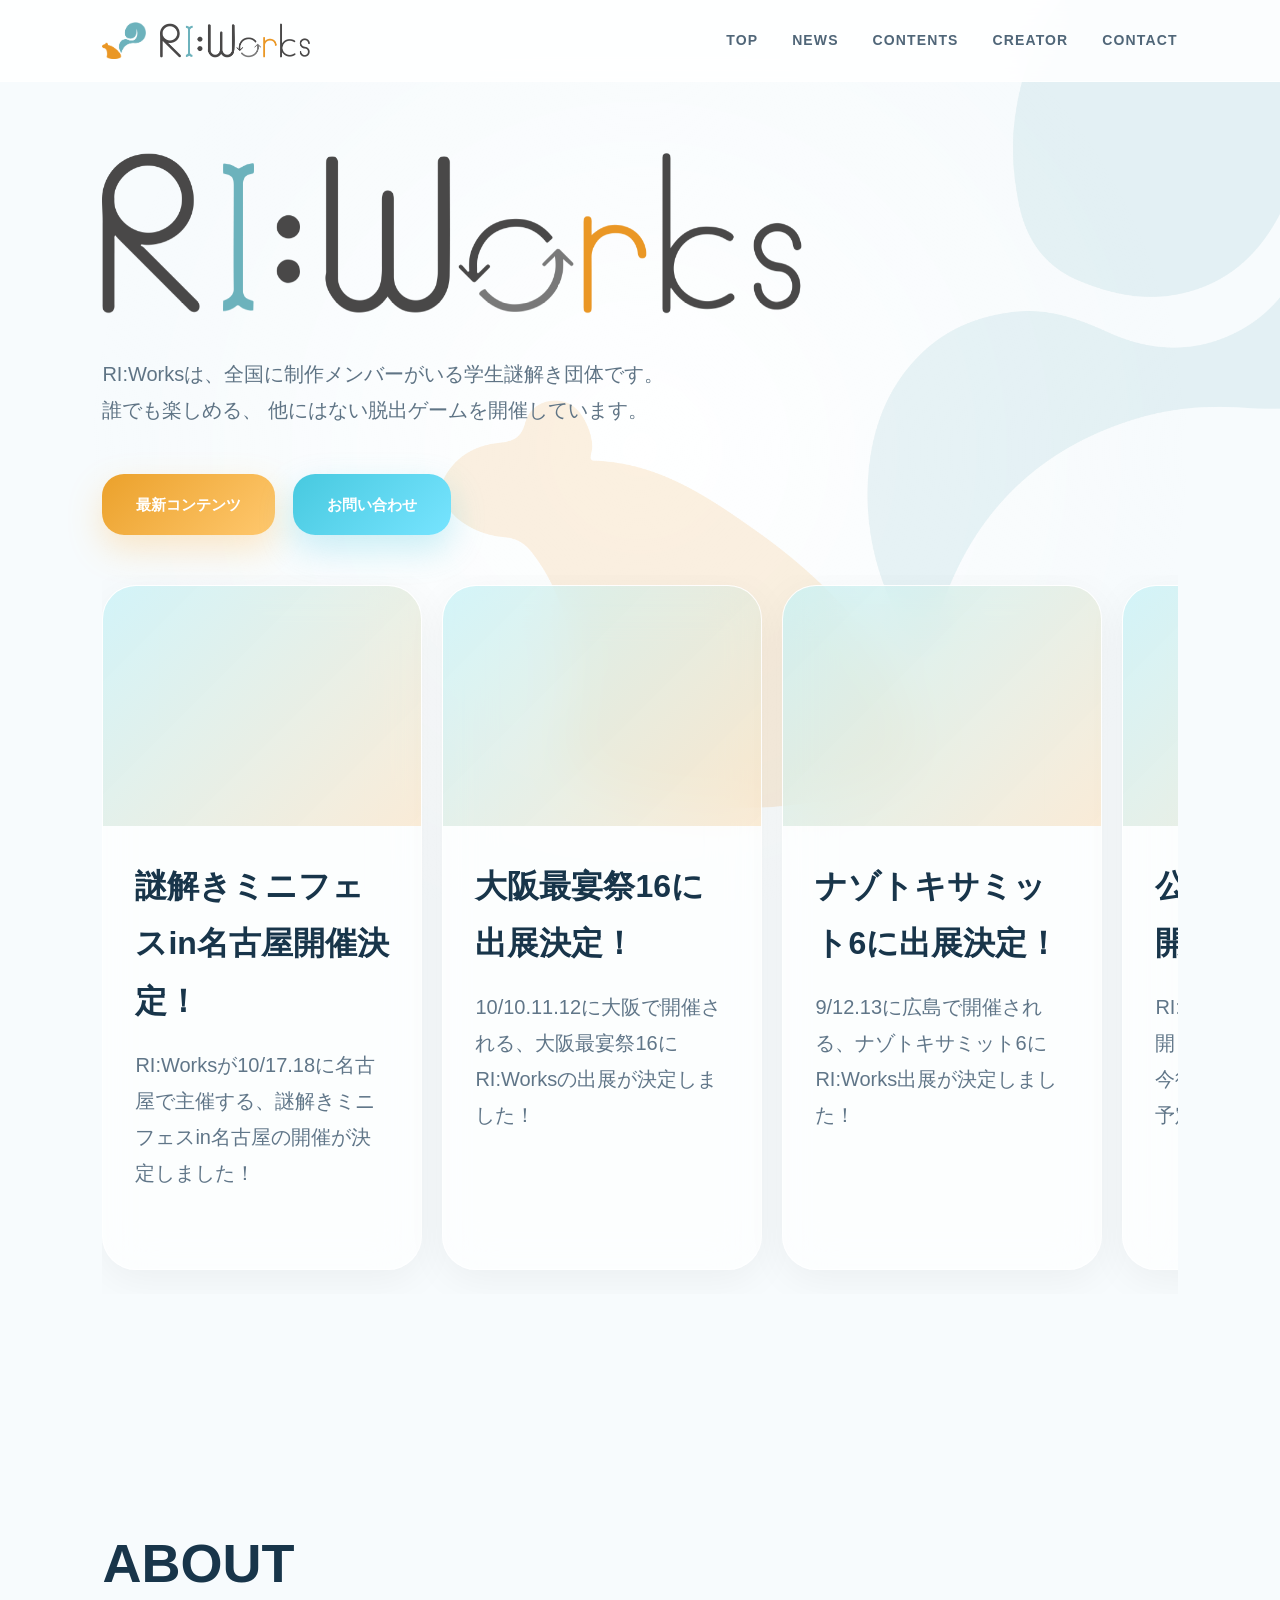
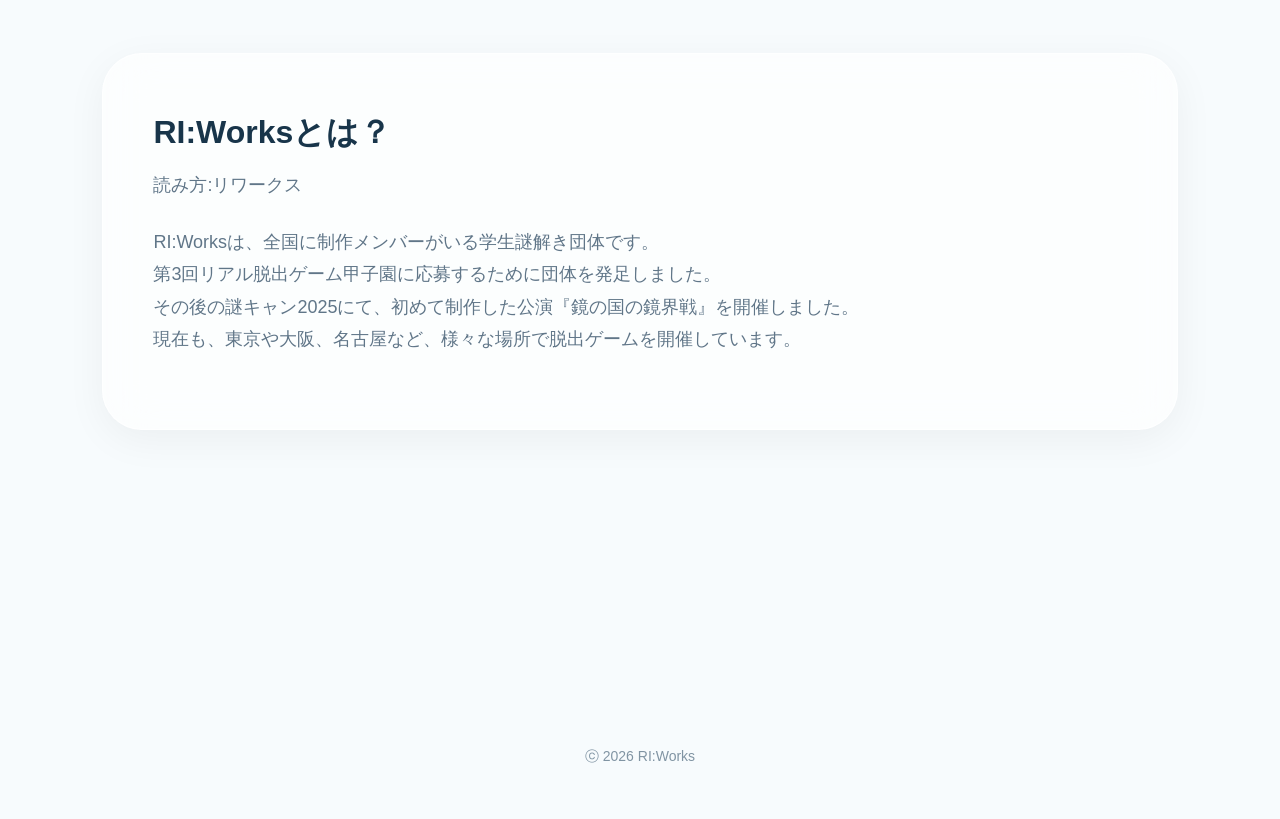
<file: index.html>
<!DOCTYPE html>
<html lang="ja">
<head>
<meta charset="UTF-8" />
<meta name="viewport" content="width=device-width, initial-scale=1.0" />

<title>RI:Works Official</title>

<link rel="icon" href="favicon.png">

<link rel="stylesheet" href="style.css">

</head>

<body>

<!-- 背景 -->

<div class="background">
  <img src="risu.png" class="bg-logo">
</div>

<!-- ナビ -->

<nav class="navbar">

  <a href="index.html" class="logo">
    <img src="risu.png" class="logo-icon">
    <img src="rogo.png" class="logo-text">
  </a>

  <!-- ハンバーガー -->
  <div class="hamburger" onclick="toggleMenu()">
    ☰
  </div>

  <div class="menu" id="menu">
    <a href="index.html">TOP</a>
    <a href="news.html">NEWS</a>
    <a href="contents.html">CONTENTS</a>
    <a href="creator.html">CREATOR</a>
    <a href="contact.html">CONTACT</a>
  </div>

</nav>

<div id="menuOverlay" onclick="toggleMenu()"></div>

<!-- TOP -->

<header id="top">

  <div class="hero">

    <img src="rogo.png" class="hero-logo fade-up delay1">

    <p class="fade-up delay2">

      RI:Worksは、全国に制作メンバーがいる学生謎解き団体です。<br>

      誰でも楽しめる、
      他にはない脱出ゲームを開催しています。

    </p>

    <div class="buttons fade-up delay3">

      <a href="contents.html#contents-bottom" class="btn btn-main">
        最新コンテンツ
      </a>
      
      <a href="contact.html" class="btn btn-sub">
        お問い合わせ
      </a>

    </div>

    
<!-- PICKUP -->

<div class="pickup-grid">

  <a href="news.html" class="pickup-card">
    <div class="pickup-image"></div>
    <div class="pickup-body">
      <h3>謎解きミニフェスin名古屋開催決定！</h3>
      <p>
        RI:Worksが10/17.18に名古屋で主催する、謎解きミニフェスin名古屋の開催が決定しました！
      </p>
    </div>
  </a>

  <a href="news.html" class="pickup-card">
    <div class="pickup-image"></div>
    <div class="pickup-body">
      <h3>大阪最宴祭16に出展決定！</h3>
      <p>
        10/10.11.12に大阪で開催される、大阪最宴祭16にRI:Worksの出展が決定しました！
      </p>
    </div>
  </a>

  <a href="news.html" class="pickup-card">
    <div class="pickup-image"></div>
    <div class="pickup-body">
      <h3>ナゾトキサミット6に出展決定！</h3>
      <p>
        9/12.13に広島で開催される、ナゾトキサミット6にRI:Works出展が決定しました！
      </p>
    </div>
  </a>

  <a href="news.html" class="pickup-card">
    <div class="pickup-image"></div>
    <div class="pickup-body">
      <h3>公式サイトを公開しました！</h3>
      <p>
        RI:Worksの公式サイトを公開しました。<br>
        今後の最新情報などを掲載予定です。
      </p>
    </div>
  </a>

</div>


</header>

<!-- ABOUT -->

<section id="about">

  <div class="section-title">
    <h2>ABOUT</h2>
  </div>

  <div class="about-box">

    <h3 class="about-heading">
      RI:Worksとは？
    </h3>
    
    <p class="about-read">
        読み方:リワークス
    </p>

    <p>
      RI:Worksは、全国に制作メンバーがいる学生謎解き団体です。<br>
      第3回リアル脱出ゲーム甲子園に応募するために団体を発足しました。<br>
      その後の謎キャン2025にて、初めて制作した公演『鏡の国の鏡界戦』を開催しました。<br>
      現在も、東京や大阪、名古屋など、様々な場所で脱出ゲームを開催しています。
    </p>

  </div>

</section>


<footer>
  ⓒ 2026 RI:Works
</footer>

<script>

function toggleMenu(){

    const menu = document.getElementById("menu");
    const button = document.querySelector(".hamburger");
    const overlay = document.getElementById("menuOverlay");

    menu.classList.toggle("show");
    button.classList.toggle("open");

    if(menu.classList.contains("show")){
        button.innerHTML = "✕";
        document.body.classList.add("menu-open");
        overlay.style.display = "block";
    }else{
        button.innerHTML = "☰";
        document.body.classList.remove("menu-open");
        overlay.style.display = "none";
    }

}

</script>

</body>
</html>
</file>
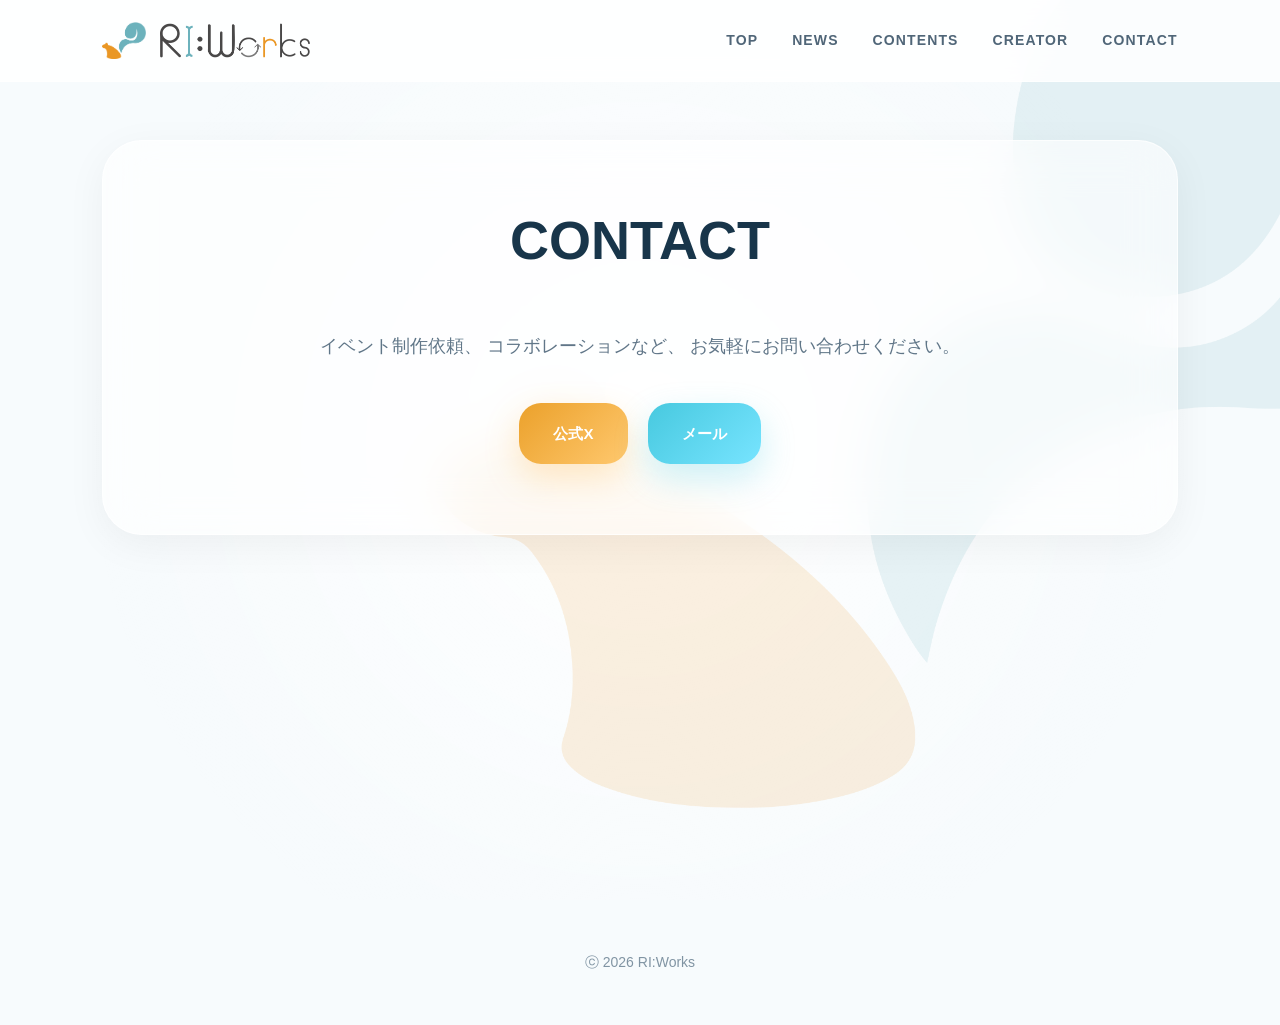
<file: contact.html>
<!DOCTYPE html>
<html lang="ja">
<head>
<meta charset="UTF-8" />
<meta name="viewport" content="width=device-width, initial-scale=1.0" />

<title>RI:Works Official</title>

<link rel="icon" href="favicon.png">

<link rel="stylesheet" href="style.css">

</head>

<body>

<!-- 背景 -->

<div class="background">
  <img src="risu.png" class="bg-logo">
</div>

<!-- ナビ -->

<nav class="navbar">

  <a href="index.html" class="logo">
    <img src="risu.png" class="logo-icon">
    <img src="rogo.png" class="logo-text">
  </a>

  <!-- ハンバーガー -->
  <div class="hamburger" onclick="toggleMenu()">
    ☰
  </div>

  <div class="menu" id="menu">
    <a href="index.html">TOP</a>
    <a href="news.html">NEWS</a>
    <a href="contents.html">CONTENTS</a>
    <a href="creator.html">CREATOR</a>
    <a href="contact.html">CONTACT</a>
  </div>

</nav>

<div id="menuOverlay" onclick="toggleMenu()"></div>

<!-- CONTACT -->

<section id="contact">

  <div class="contact-box">

    <div class="section-title">

      <h2>
        CONTACT
      </h2>

    </div>

    <p>
      イベント制作依頼、
      コラボレーションなど、
      お気軽にお問い合わせください。
    </p>

    <div class="contact-buttons">

      <a href="https://x.com/RI_Works_nazo" target="_blank" class="btn btn-main">
        公式X
      </a>

      <a href="mailto:riworksnazo@gmail.com" class="btn btn-sub">
        メール
      </a>

    </div>

  </div>

</section>

<footer>
  ⓒ 2026 RI:Works
</footer>

<script>

function toggleMenu(){

    const menu = document.getElementById("menu");
    const button = document.querySelector(".hamburger");
    const overlay = document.getElementById("menuOverlay");

    menu.classList.toggle("show");
    button.classList.toggle("open");

    if(menu.classList.contains("show")){
        button.innerHTML = "✕";
        document.body.classList.add("menu-open");
        overlay.style.display = "block";
    }else{
        button.innerHTML = "☰";
        document.body.classList.remove("menu-open");
        overlay.style.display = "none";
    }

}

</script>

</body>
</html>
</file>
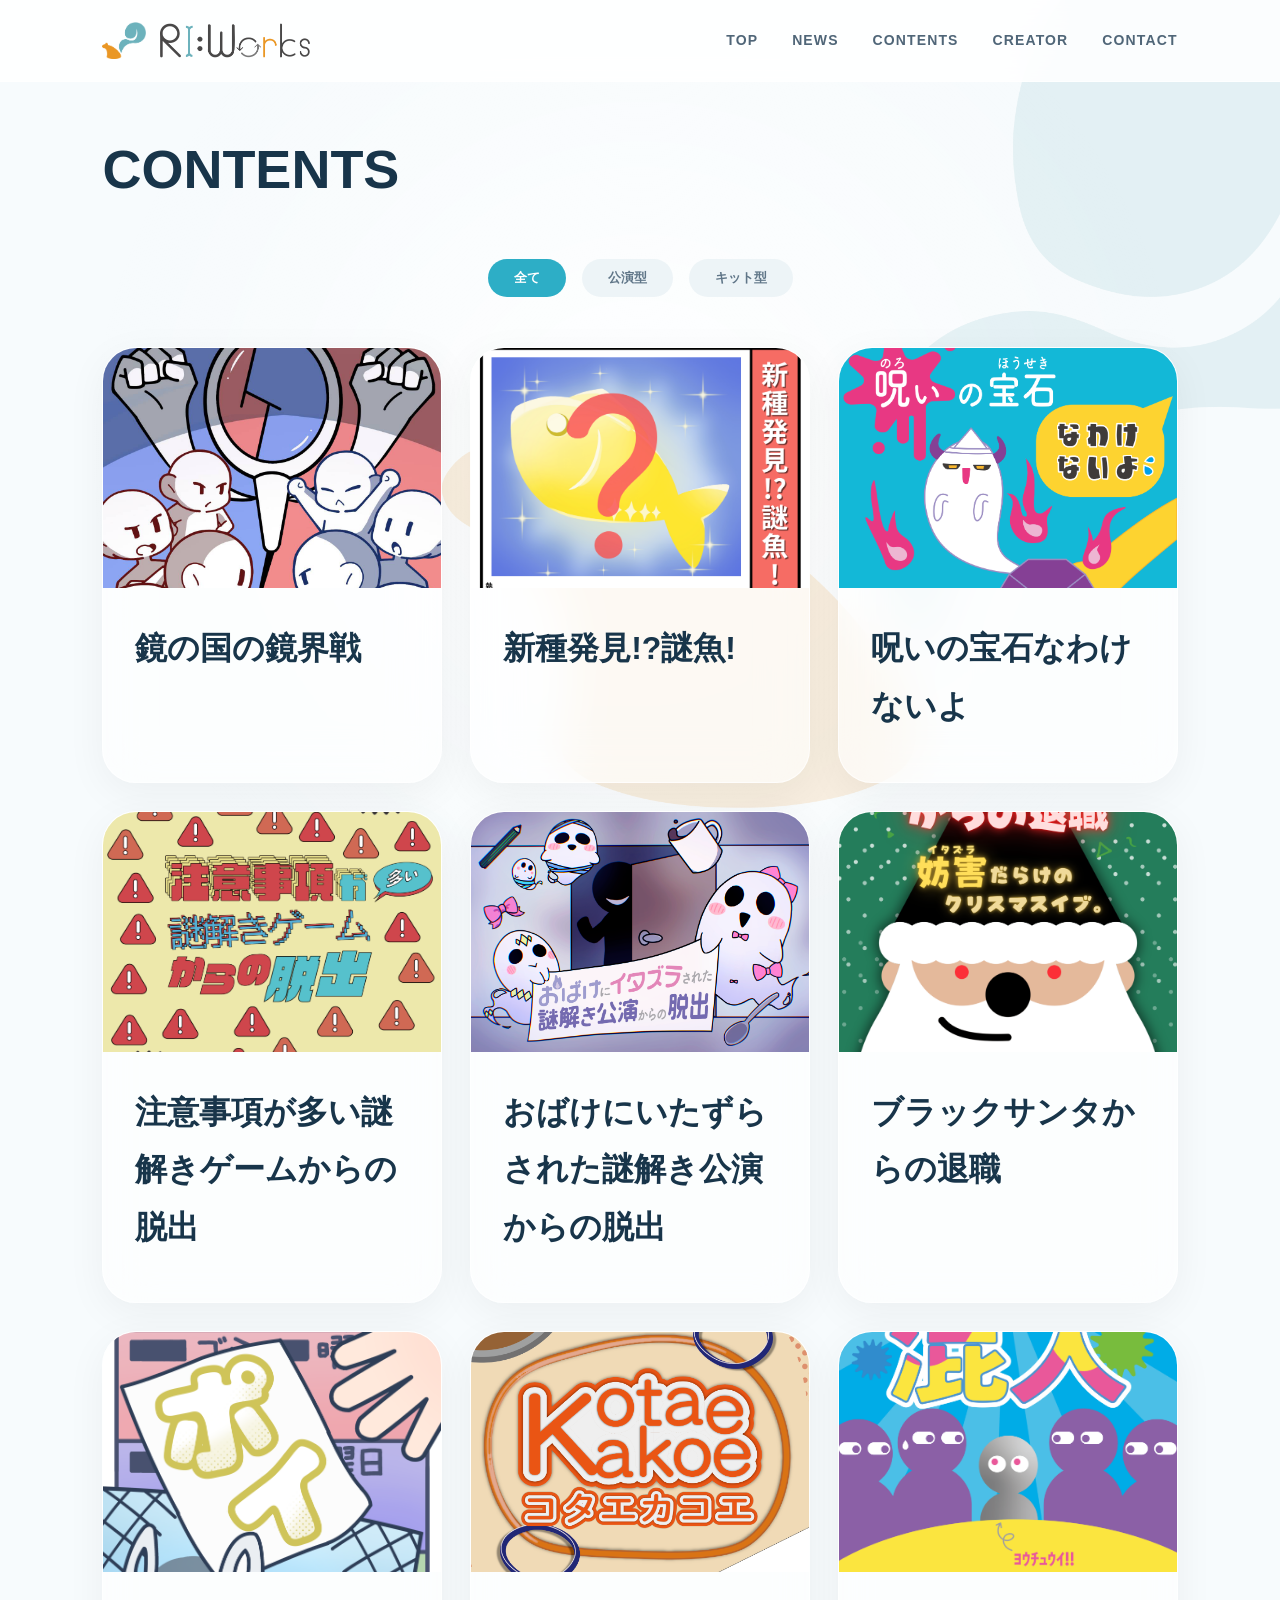
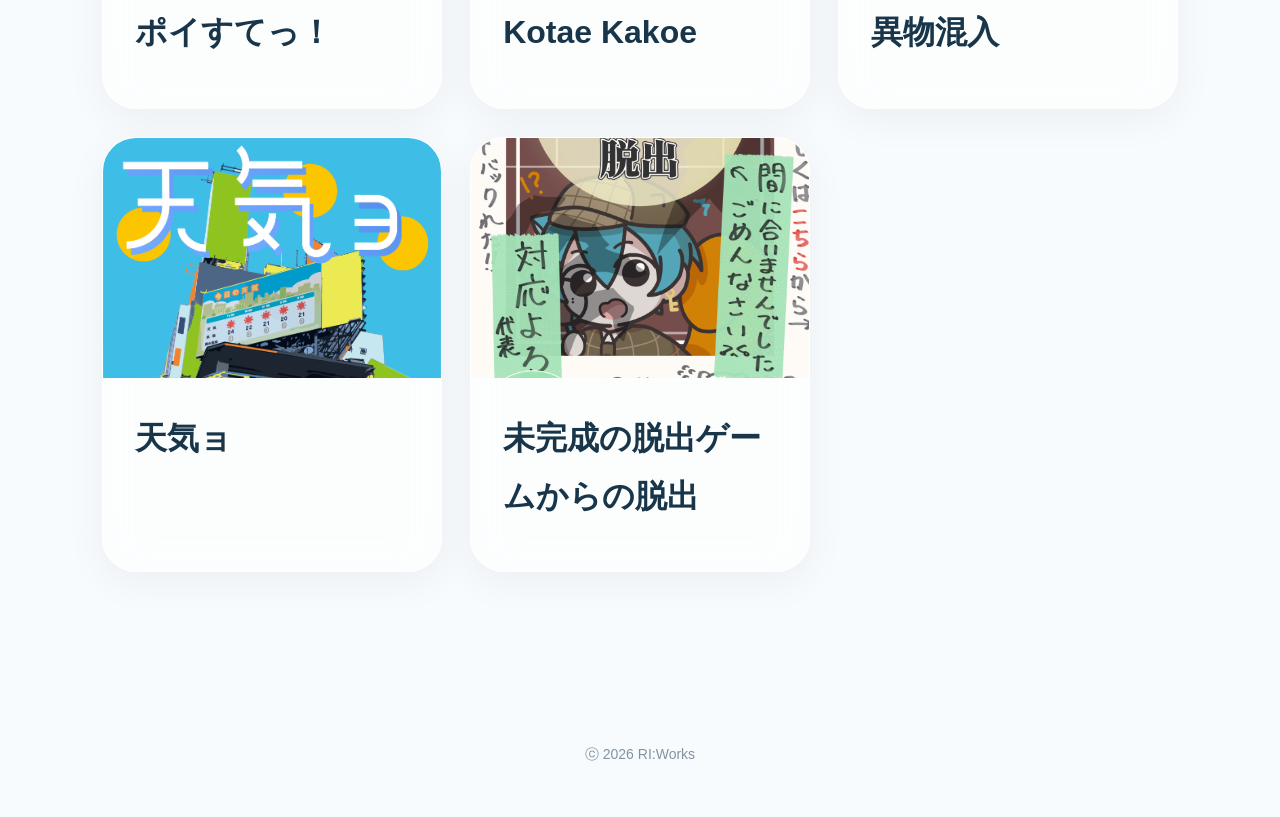
<file: contents.html>
<!DOCTYPE html>
<html lang="ja">
<head>
<meta charset="UTF-8" />
<meta name="viewport" content="width=device-width, initial-scale=1.0" />

<title>RI:Works Official</title>

<link rel="icon" href="favicon.png">

<link rel="stylesheet" href="style.css">

</head>

<body>

<!-- 背景 -->

<div class="background">
  <img src="risu.png" class="bg-logo">
</div>

<!-- ナビ -->

<nav class="navbar">

  <a href="index.html" class="logo">
    <img src="risu.png" class="logo-icon">
    <img src="rogo.png" class="logo-text">
  </a>

  <!-- ハンバーガー -->
  <div class="hamburger" onclick="toggleMenu()">
    ☰
  </div>

  <div class="menu" id="menu">
    <a href="index.html">TOP</a>
    <a href="news.html">NEWS</a>
    <a href="contents.html">CONTENTS</a>
    <a href="creator.html">CREATOR</a>
    <a href="contact.html">CONTACT</a>
  </div>

</nav>

<div id="menuOverlay" onclick="toggleMenu()"></div>

<!-- CONTENTS -->

<div id="modal" class="modal">

  <div class="modal-box">

    <span class="close" onclick="closeModal()">×</span>

    <img id="modalImage" class="modal-image">

    <h2 id="modalTitle"></h2>

    <p id="modalCatch"></p>

    <a id="modalHashtag"
       target="_blank"
       class="modal-hashtag">
    </a>

    <table class="modal-table">

      <tr>
        <th>所要時間</th>
        <td id="modalTime"></td>
      </tr>

      <tr>
        <th>料金</th>
        <td id="modalPrice"></td>
      </tr>

      <tr id="TypeRow">
        <th>形式</th>
        <td id="modalType"></td>
      </tr>

      <tr id="TypeLabelRow">
        <th>公演形式</th>
        <td id="modalTypeLabel"></td>
      </tr>

      <tr id="peopleRow">
        <th>参加人数</th>
        <td id="modalPeople"></td>
      </tr>

    </table>

    <h3 id="historyTitle">過去公演</h3>

    <div id="modalHistory"></div>

  </div>

</div>

<section id="contents">

  <div class="section-title">
    <h2>CONTENTS</h2>
  </div>

  <div class="filter-buttons">

    <button class="active" onclick="filterContents('all')">
        全て
    </button>

    <button onclick="filterContents('event')">
        公演型
    </button>

    <button onclick="filterContents('kit')">
        キット型
    </button>
  </div>

  <div class="content-grid">

    <!-- コンテンツ -->

    <div class="content-card event"
    onclick="openModal(event,
      'kyoukaisen.png',
      '鏡の国の鏡界戦',
      '鏡界戦脱出',
      '鏡裏の住人と協力して、気まぐれテカ神からの試練を突破せよ！',
      '50分',
      '2000円',
      '',
      'ルーム型',
      '4人',
      '2025 3/15,16 謎キャン2025 \n 2026 3/7 九州学生謎解きフェス \n 2026 5/30 合同再演会(大阪)')">
            
      <img src="kyoukaisen.png" class="content-image image-kyoukaisen">

      <div class="content-body">
        <h3>鏡の国の鏡界戦</h3>
      </div>

    </div>

    <div class="content-card kit"
    onclick="openModal(event,
      'nazouo.png',
      '新種発見!?謎魚!',
      'ナゾウオ発見',
      '最近、うおったーで話題となっている、通称「謎魚」。その名の通り、謎に包まれている新種の魚だ。今日はそれの調査に来ていたのだが...?',
      '30分〜1時間',
      '1000円',
      'カフェ型',
      '',
      '1〜2人',
      '2025 3/15,16 謎キャン2025 \n 2026 3/14,15 謎キャン2026'
      )">
            
      <img src="nazouo.png" class="content-image image-nazouo">

      <div class="content-body">
        <h3>新種発見!?謎魚!</h3>
      </div>

    </div>

    <div class="content-card kit"
    onclick="openModal(event,
      'noroi.png',
      '呪いの宝石なわけないよ',
      'ノロワレテナイヨ',
      '謎解き運が上がる宝石売ってます〜、え？怪しい？そんなそんな！この宝石が、悪霊が取り憑いてる呪いの宝石なわけないじゃないですか〜！',
      '〜30分',
      '600円/人',
      'カフェ型',
      '',
      '1〜4人',
      '2025 3/15,16 謎キャン2025 \n 2026 3/14,15 謎キャン2026'
      )">
            
      <img src="noroi.png" class="content-image image-noroi">

      <div class="content-body">
        <h3>呪いの宝石なわけないよ</h3>
      </div>

    </div>

    <div class="content-card kit"
    onclick="openModal(event,
      'tyuuijikou.png',
      '注意事項が多い謎解きゲームからの脱出',
      '注意事項謎',
      'とある謎解き公演に参加することになったあなた。そこで見たものは、これでもかと設定された注意事項！摩訶不思議な注意事項を掻い潜り、脱出成功を目指せ！',
      '30分〜',
      '700円',
      '持ち帰り型',
      '',
      '',
      ''
      )">
            
      <img src="tyuuijikou.png" class="content-image">

      <div class="content-body">
        <h3>注意事項が多い謎解きゲームからの脱出</h3>
      </div>

    </div>

    <div class="content-card event"
    onclick="openModal(event,
      'itazuraobake.png',
      'おばけにいたずらされた謎解き公演からの脱出',
      'イタズラおばけ脱出',
      'ひょんなことからおばけたちが大脱走！？イタズラを仕掛けたり、部屋のあちこちに隠れたりと大はしゃぎ！あなたのひらめきで、このドタバタ公演を無事に乗り越えろ！',
      '70分',
      '2500円',
      '',
      'ルーム型',
      '4人',
      '2025 7/20,21 大阪最宴祭12')">
            
      <img src="itazuraobake.png" class="content-image">

      <div class="content-body">
        <h3>おばけにいたずらされた謎解き公演からの脱出</h3>
      </div>

    </div>

    <div class="content-card event"
    onclick="openModal(event,
      'burakkusanta.png',
      'ブラックサンタからの退職',
      '黒サンタ退職',
      '襲いかかる妨害を乗り越え、すべての子どもにプレゼントを届けろ！',
      '80分',
      '2500円',
      '',
      'ルーム型',
      '4人',
      '2025 12/20,21 東京最宴祭2 \n 2025 12/28 浪速区民センター(大阪)\n 2026 1/31,2/01 なぞねこ(名古屋)'
      )">
            
      <img src="burakkusanta.png" class="content-image image-burakkusanta">

      <div class="content-body">
        <h3>ブラックサンタからの退職</h3>
      </div>

    </div>

    <div class="content-card event"
    onclick="openModal(event,
      'poisute.png',
      'ポイすてっ！',
      'ポイすて謎',
      '解いて！ 分別！ ポイっと捨てろ！',
      '25分',
      '1500円',
      '',
      'ブース型',
      '1~2人',
      '2025 12/21 東京最宴祭2 \n 2026 1/31,2/01 なぞねこ(名古屋) \n 2026 3/14,15 謎キャン2026 '
      )">
            
      <img src="poisute.png" class="content-image image-poisute">

      <div class="content-body">
        <h3>ポイすてっ！</h3>
      </div>

    </div>

    <div class="content-card event"
    onclick="openModal(event,
      'kotaekakoe.png',
      'Kotae Kakoe',
      'コタエカコエ',
      '謎の答えを「囲って」答えるタイムアタックです！',
      '20分',
      '1000円',
      '',
      'ブース型',
      '1~2人',
      '2026 3/7 九州学生謎解きフェス'
      )">
            
      <img src="kotaekakoe.png" class="content-image image-kotaekakoe">

      <div class="content-body">
        <h3>Kotae Kakoe</h3>
      </div>

    </div>

    <div class="content-card event"
    onclick="openModal(event,
      'ibutu.png',
      '異物混入',
      '異物混入謎',
      '【異物混入】いぶつ-こんにゅう 食品や製品に本来含まれるべきではないものが混ざってしまうこと。この公演においては招かれざる客のことを指す。',
      '45分',
      '2000円',
      '',
      'ルーム型',
      '4人',
      '2026 3/14,15 謎キャン2026 \n 2026 6/21 大阪最宴祭15'
      )">
            
      <img src="ibutu.png" class="content-image image-ibutu">

      <div class="content-body">
        <h3>異物混入</h3>
      </div>

    </div>

    <div class="content-card kit"
    onclick="openModal(event,
      'tenkyo.png',
      '天気ョ',
      '天気ョ',
      'ある朝、家のポストに届いていたのは、天気の調査のお願い…？あなたは、興味本位で協力してみることにした。',
      '40分〜',
      '600円',
      '持ち帰り型',
      '',
      '',
      ''
      )">
            
      <img src="tenkyo.png" class="content-image image-tenkyo">

      <div class="content-body">
        <h3>天気ョ</h3>
      </div>

    </div>

    <div class="content-card event"
    onclick="openModal(event,
      'mikansei.webp',
      '未完成の脱出ゲームからの脱出',
      '未完成脱出',
      '来週末に公演を控えた、制作団体『リスクワークス』 なのに肝心の中身はほとんど空っぽ！？なんとか公演を完成させて、トラブルなしで開催せよ！',
      '100分',
      '2500円',
      '',
      'ホール型',
      '1チーム4人',
      '2026 4/4,5 高校生ホール型フェス'
      )">
            
      <img src="mikansei.webp" class="content-image image-mikansei">

      <div class="content-body">
        <h3>未完成の脱出ゲームからの脱出</h3>
      </div>

    </div>

  </div>

</section>

<div id="contents-bottom"></div>

<footer>
  ⓒ 2026 RI:Works
</footer>

<script>

function toggleMenu(){

    const menu = document.getElementById("menu");
    const button = document.querySelector(".hamburger");
    const overlay = document.getElementById("menuOverlay");

    menu.classList.toggle("show");
    button.classList.toggle("open");

    if(menu.classList.contains("show")){
        button.innerHTML = "✕";
        document.body.classList.add("menu-open");
        overlay.style.display = "block";
    }else{
        button.innerHTML = "☰";
        document.body.classList.remove("menu-open");
        overlay.style.display = "none";
    }

}


// 背景クリックで閉じる
document.getElementById("modal").addEventListener("click",function(e){

    if(e.target===this){
        closeModal();
    }

});

function openModal(
event,
image,
title,
hashtag,
catchcopy,
time,
price,
type,
typeLabel,
people,
history
){

    cards.forEach(c=>c.classList.remove("active"));
  
    event.currentTarget.classList.add("active");

    document.getElementById("modalImage").src = image;

    document.getElementById("modalTitle").textContent = title;

    document.getElementById("modalHashtag").textContent = "#" + hashtag;

    document.getElementById("modalHashtag").href =
        "https://x.com/search?q=%23" + encodeURIComponent(hashtag);

    document.getElementById("modalCatch").textContent = catchcopy;

    document.getElementById("modalTime").textContent = time;

    document.getElementById("modalPrice").textContent = price;

    document.getElementById("modalType").textContent = type;

    document.getElementById("modalTypeLabel").textContent = typeLabel;

    document.getElementById("modalPeople").textContent = people;

    document.getElementById("modalHistory").innerHTML =
        history.replace(/\n/g,"<br>");

    const peopleRow = document.getElementById("peopleRow");
    const historyTitle = document.getElementById("historyTitle");
    const historyDiv = document.getElementById("modalHistory");
    const typeLabelRow = document.getElementById("TypeLabelRow");
    const typeRow = document.getElementById("TypeRow");
    peopleRow.style.display = people ? "" : "none";
    historyTitle.style.display = history ? "" : "none";
    historyDiv.style.display = history ? "" : "none";
    typeLabelRow.style.display = typeLabel ? "" : "none";
    typeRow.style.display = type ? "" : "none";

    document.getElementById("modal").classList.add("show");
}

function closeModal(){

    document.getElementById("modal").classList.remove("show");

    cards.forEach(c => c.classList.remove("active"));

    setTimeout(() => {
        document.querySelector(".modal-box").scrollTop = 0;
    }, 300);
}

const cards = document.querySelectorAll(".content-card");


let currentCard = null;


let touchX = 0;
let touchY = 0;

document.addEventListener("touchmove", (e) => {

    touchX = e.touches[0].clientX;
    touchY = e.touches[0].clientY;

    const element = document.elementFromPoint(touchX, touchY);
    const card = element?.closest(".content-card");

    if (card !== currentCard) {

        if (currentCard) {
            currentCard.classList.remove("touching");
        }

        if (card) {
            card.classList.add("touching");
        }

        currentCard = card;
    }

}, { passive: true });

let touching = false;

document.addEventListener("touchstart", () => {
    touching = true;
}, { passive:true });

document.addEventListener("touchend", () => {

    touching = false;

    cards.forEach(c => c.classList.remove("touching"));

    currentCard = null;

});

document.addEventListener("touchcancel", () => {

    touching = false;

    cards.forEach(c => c.classList.remove("touching"));

    currentCard = null;

});


function filterContents(type){

    const cards = document.querySelectorAll(".content-card");

    cards.forEach(card=>{

        if(type==="all"){
            card.style.display="";
        }

        else if(card.classList.contains(type)){
            card.style.display="";
        }

        else{
            card.style.display="none";
        }

    });

    document
        .querySelectorAll(".filter-buttons button")
        .forEach(btn=>btn.classList.remove("active"));

    event.currentTarget.classList.add("active");

}


</script>



</body>
</html>
</file>
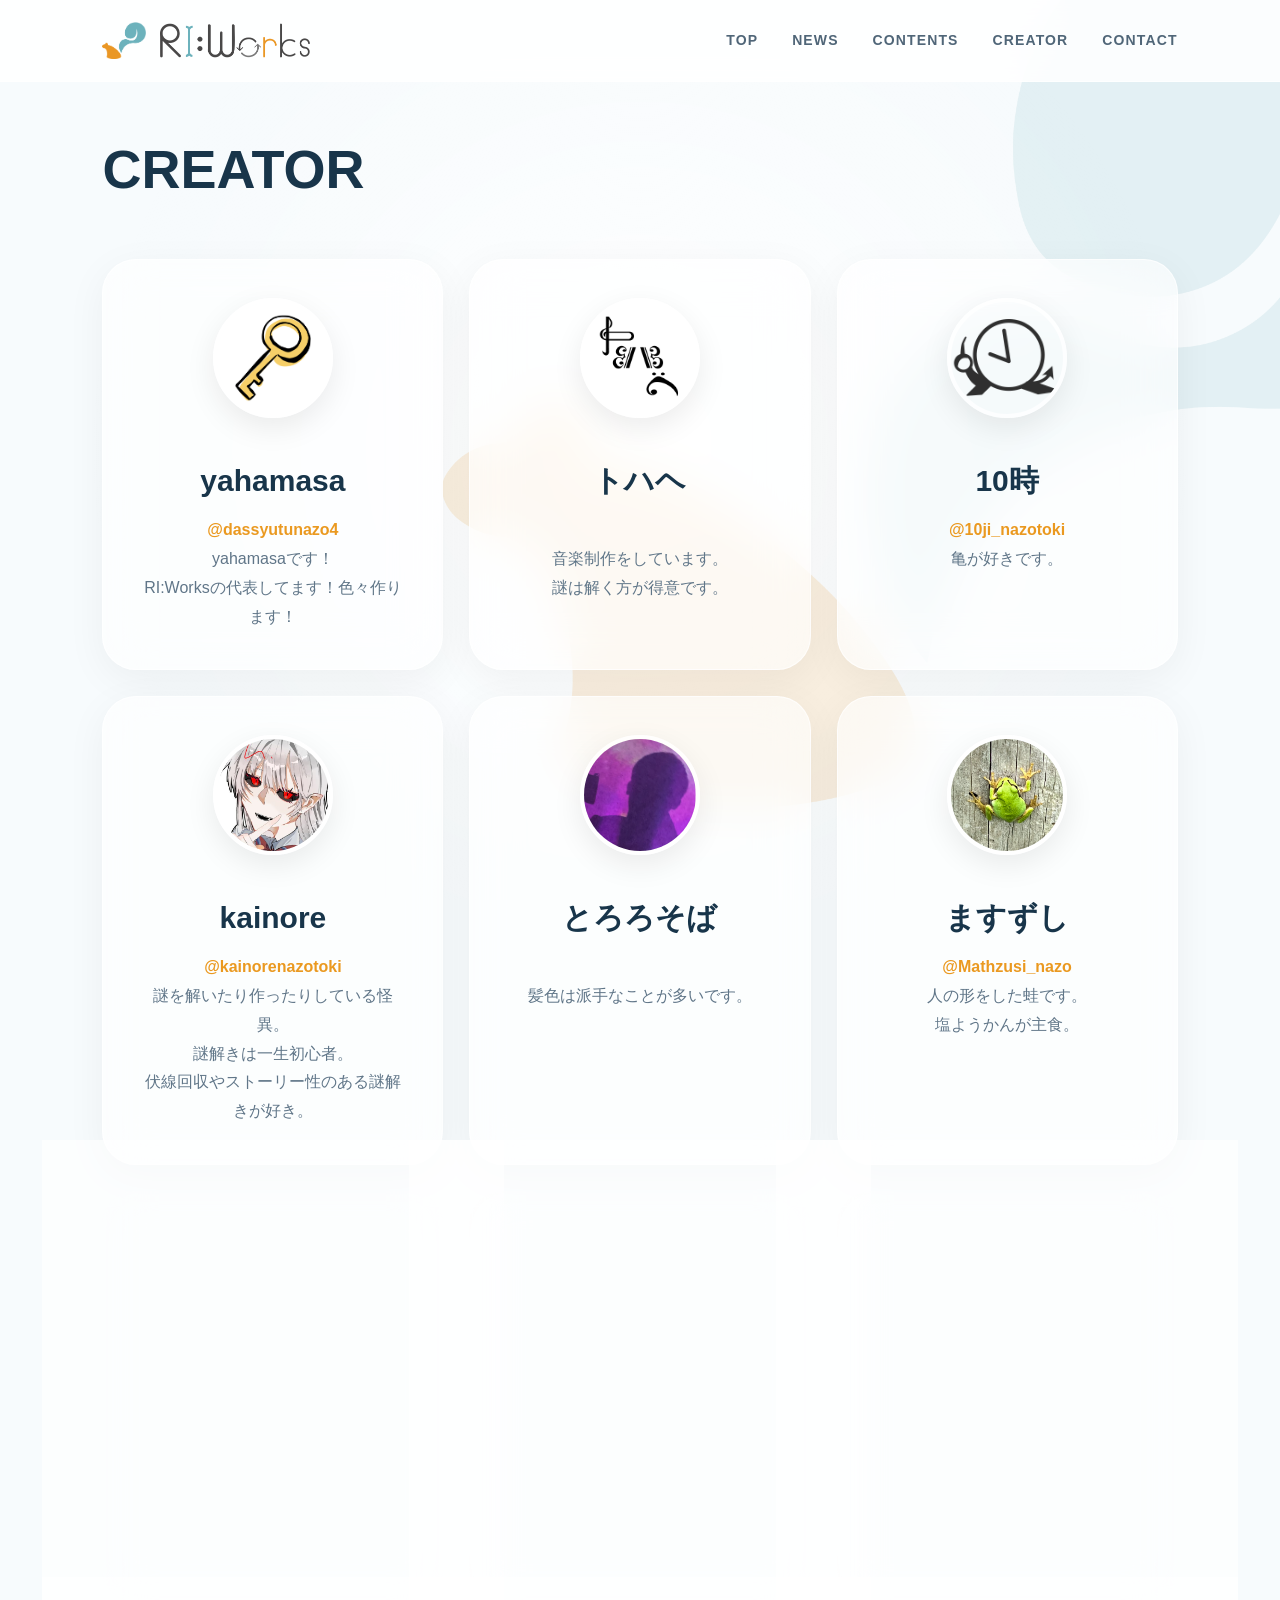
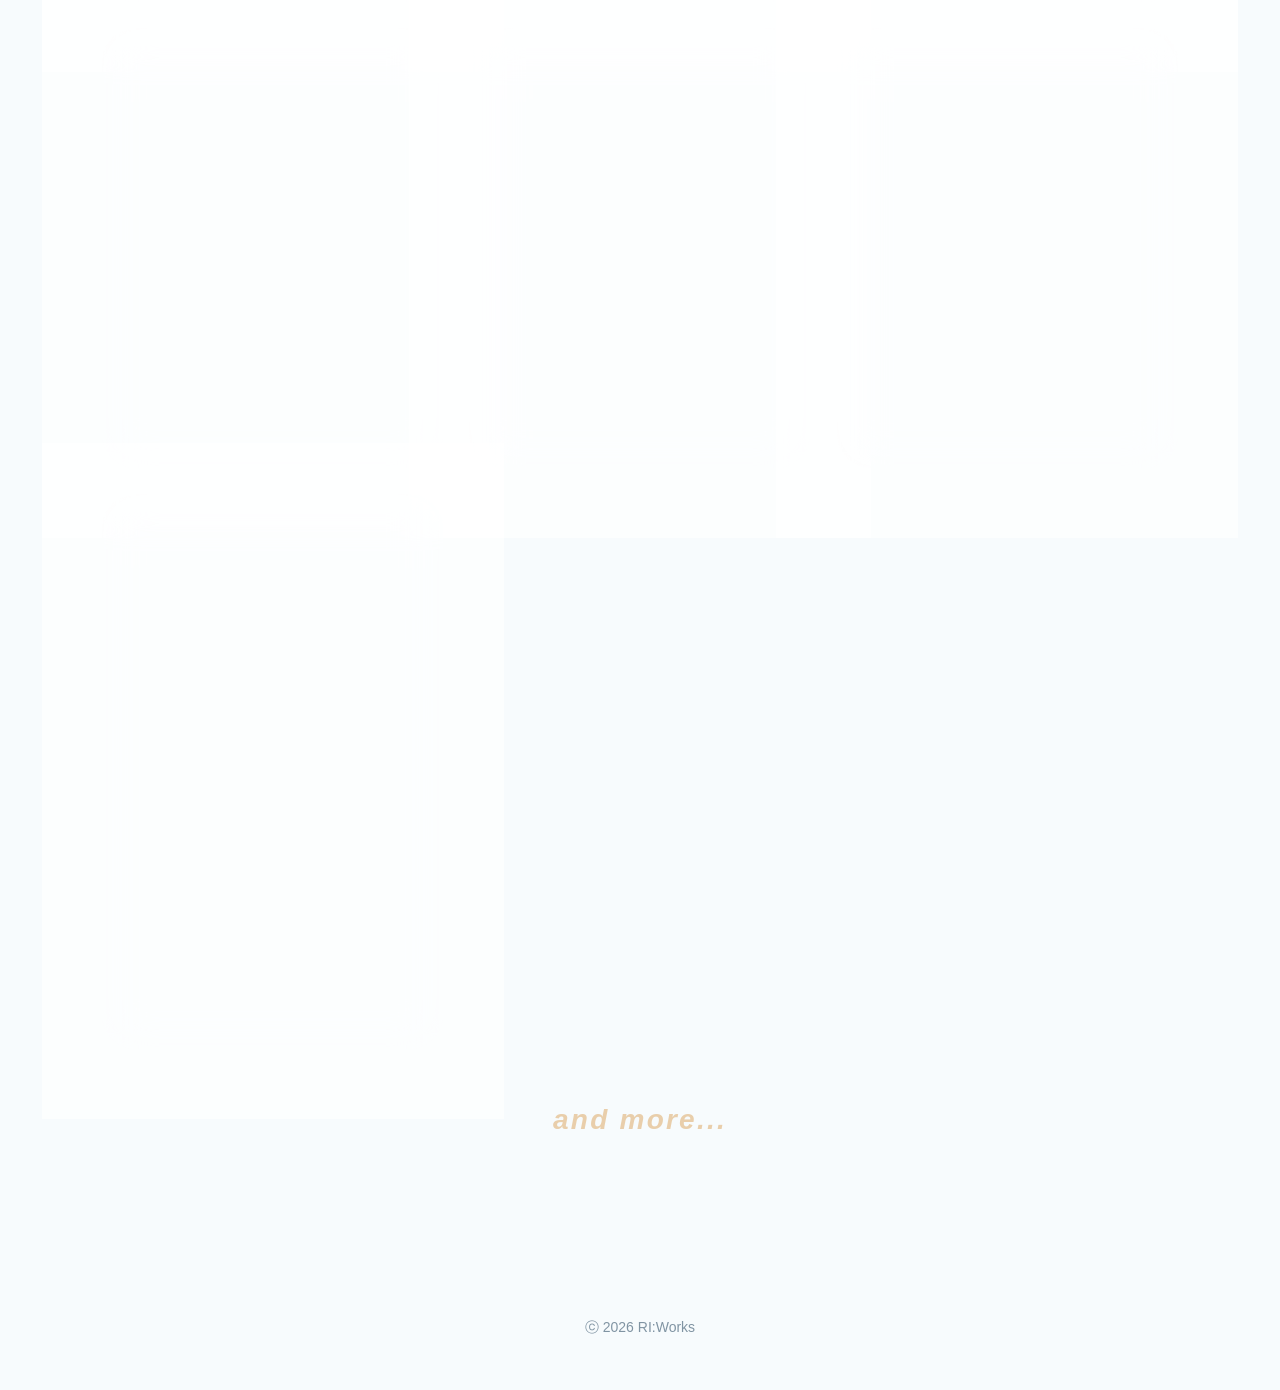
<file: creator.html>
<!DOCTYPE html>
<html lang="ja">
<head>
<meta charset="UTF-8" />
<meta name="viewport" content="width=device-width, initial-scale=1.0" />

<title>RI:Works Official</title>

<link rel="icon" href="favicon.png">

<link rel="stylesheet" href="style.css">

</head>

<body>

<!-- 背景 -->

<div class="background">
  <img src="risu.png" class="bg-logo">
</div>

<!-- ナビ -->

<nav class="navbar">

  <a href="index.html" class="logo">
    <img src="risu.png" class="logo-icon">
    <img src="rogo.png" class="logo-text">
  </a>

  <!-- ハンバーガー -->
  <div class="hamburger" onclick="toggleMenu()">
    ☰
  </div>

  <div class="menu" id="menu">
    <a href="index.html">TOP</a>
    <a href="news.html">NEWS</a>
    <a href="contents.html">CONTENTS</a>
    <a href="creator.html">CREATOR</a>
    <a href="contact.html">CONTACT</a>
  </div>

</nav>

<div id="menuOverlay" onclick="toggleMenu()"></div>

<!-- CREATOR -->

<section id="creator">

  <div class="section-title">
    <h2>CREATOR</h2>
  </div>

  <div class="member-grid">

    <div class="member-card">

      <img src="yahamasa.png" class="member-icon">

      <h3>yahamasa</h3>

      <div class="member-role">
        <a href="https://x.com/dassyutunazo4" target="_blank">
          @dassyutunazo4
        </a>
      </div>

      <p>
        yahamasaです！<br>
        RI:Worksの代表してます！色々作ります！
      </p>

    </div>


    <div class="member-card">

      <img src="tohahe.png" class="member-icon">

      <h3>トハヘ</h3>

      <p>
        <br>
        音楽制作をしています。<br>
        謎は解く方が得意です。
      </p>

    </div>


    <div class="member-card">

      <img src="jyuuji.png" class="member-icon">

      <h3>10時</h3>

      <div class="member-role">
        <a href="https://x.com/10ji_nazotoki" target="_blank">
          @10ji_nazotoki
        </a>
      </div>

      <p>
        亀が好きです。
      </p>

    </div>

    <div class="member-card">

      <img src="kainore.jpg" class="member-icon">

      <h3>kainore</h3>

      <div class="member-role">
        <a href="https://x.com/kainorenazotoki" target="_blank">
          @kainorenazotoki
        </a>
      </div>

      <p>
        謎を解いたり作ったりしている怪異。<br>
        謎解きは一生初心者。<br>
        伏線回収やストーリー性のある謎解きが好き。
      </p>

    </div>

    <div class="member-card">

      <img src="tororosoba.png" class="member-icon">

      <h3>とろろそば</h3>

      <p>
        <br>
        髪色は派手なことが多いです。
      </p>

    </div>

    <div class="member-card">

      <img src="mathzusi.png" class="member-icon">

      <h3>ますずし</h3>

      <div class="member-role">
        <a href="https://x.com/Mathzusi_nazo" target="_blank">
          @Mathzusi_nazo
        </a>
      </div>

      <p>
        人の形をした蛙です。<br>
        塩ようかんが主食。
      </p>

    </div>

    <div class="member-card">

      <img src="rriA.jpeg" class="member-icon">

      <h3>rriA</h3>

      <div class="member-role">
        <a href="https://x.com/rriA_bkr" target="_blank">
           @rriA_bkr
        </a>
      </div>

      <p>
        リリアって読みます。<br>
        米在住の学生です。<br>
        朝ごはんはご飯派です。
      </p>

    </div>

    <div class="member-card">

      <img src="donburi.png" class="member-icon">

      <h3>どんぶり</h3>

      <div class="member-role">
        <a href="https://x.com/dooooon8228" target="_blank">
          @dooooon8228
        </a>
      </div>

      <p>
        ナナメに生きる人。
      </p>

    </div>

    <div class="member-card">

      <img src="hitorigoto.png" class="member-icon">

      <h3>一人言</h3>

      <div class="member-role">
        <a href="https://x.com/h1t0n1yg0t02025" target="_blank">
          @h1t0n1yg0t02025
        </a>
      </div>

    </div>

    
    <div class="member-card">

      <img src="akane.png" class="member-icon">

      <h3>茜</h3>

      <div class="member-role">
        <a href="https://x.com/yaitaonikuP" target="_blank">
          @yaitaonikuP
        </a>
      </div>

      <p>
        こんにちは。茜です。<br>
        謎解き以外にも色々齧ってますが、謎解きの熱量、生業具合にはかなり自信あります。
      </p>

    </div>

    <div class="member-card">

      <img src="turbot.png" class="member-icon">

      <h3>Turbot</h3>

      <div class="member-role">
        <a href="https://x.com/turbot_kare" target="_blank">
          @turbot_kare
        </a>
      </div>

      <p>
        Turbotと申します。<br>
        小謎を作ります。よろしくお願いします。
      </p>

    </div>


    <div class="member-card">

      <img src="oshakana.jpg" class="member-icon">

      <h3>おしゃかな</h3>

      <div class="member-role">
        <a href="https://x.com/oshakanariddle" target="_blank">
          @oshakanariddle
        </a>
      </div>

    </div>


    <div class="member-card">

      <img src="ikkuzo-.jpeg" class="member-icon">

      <h3>いっくぞー！</h3>

      <div class="member-role">
        <a href="https://x.com/ikkuzo_0921" target="_blank">
          @ikkuzo_0921
        </a>
      </div>

      <p>
        棒人間謎解きクリエイターこと「いっくぞー！」と申します〜！<br>
        普段はXなどで活動しており一枚謎やLINE謎やweb謎を制作しております〜！<br>
        面白い謎を作るぞ！！というモットーを持って団体でも制作して参ります！よろしくお願いします！！
      </p>

    </div>

    <div class="member-more">
        and more...
    </div>


  </div>

</section>



<footer>
  ⓒ 2026 RI:Works
</footer>

<script>

function toggleMenu(){

    const menu = document.getElementById("menu");
    const button = document.querySelector(".hamburger");
    const overlay = document.getElementById("menuOverlay");

    menu.classList.toggle("show");
    button.classList.toggle("open");

    if(menu.classList.contains("show")){
        button.innerHTML = "✕";
        document.body.classList.add("menu-open");
        overlay.style.display = "block";
    }else{
        button.innerHTML = "☰";
        document.body.classList.remove("menu-open");
        overlay.style.display = "none";
    }

}

</script>

</body>
</html>
</file>
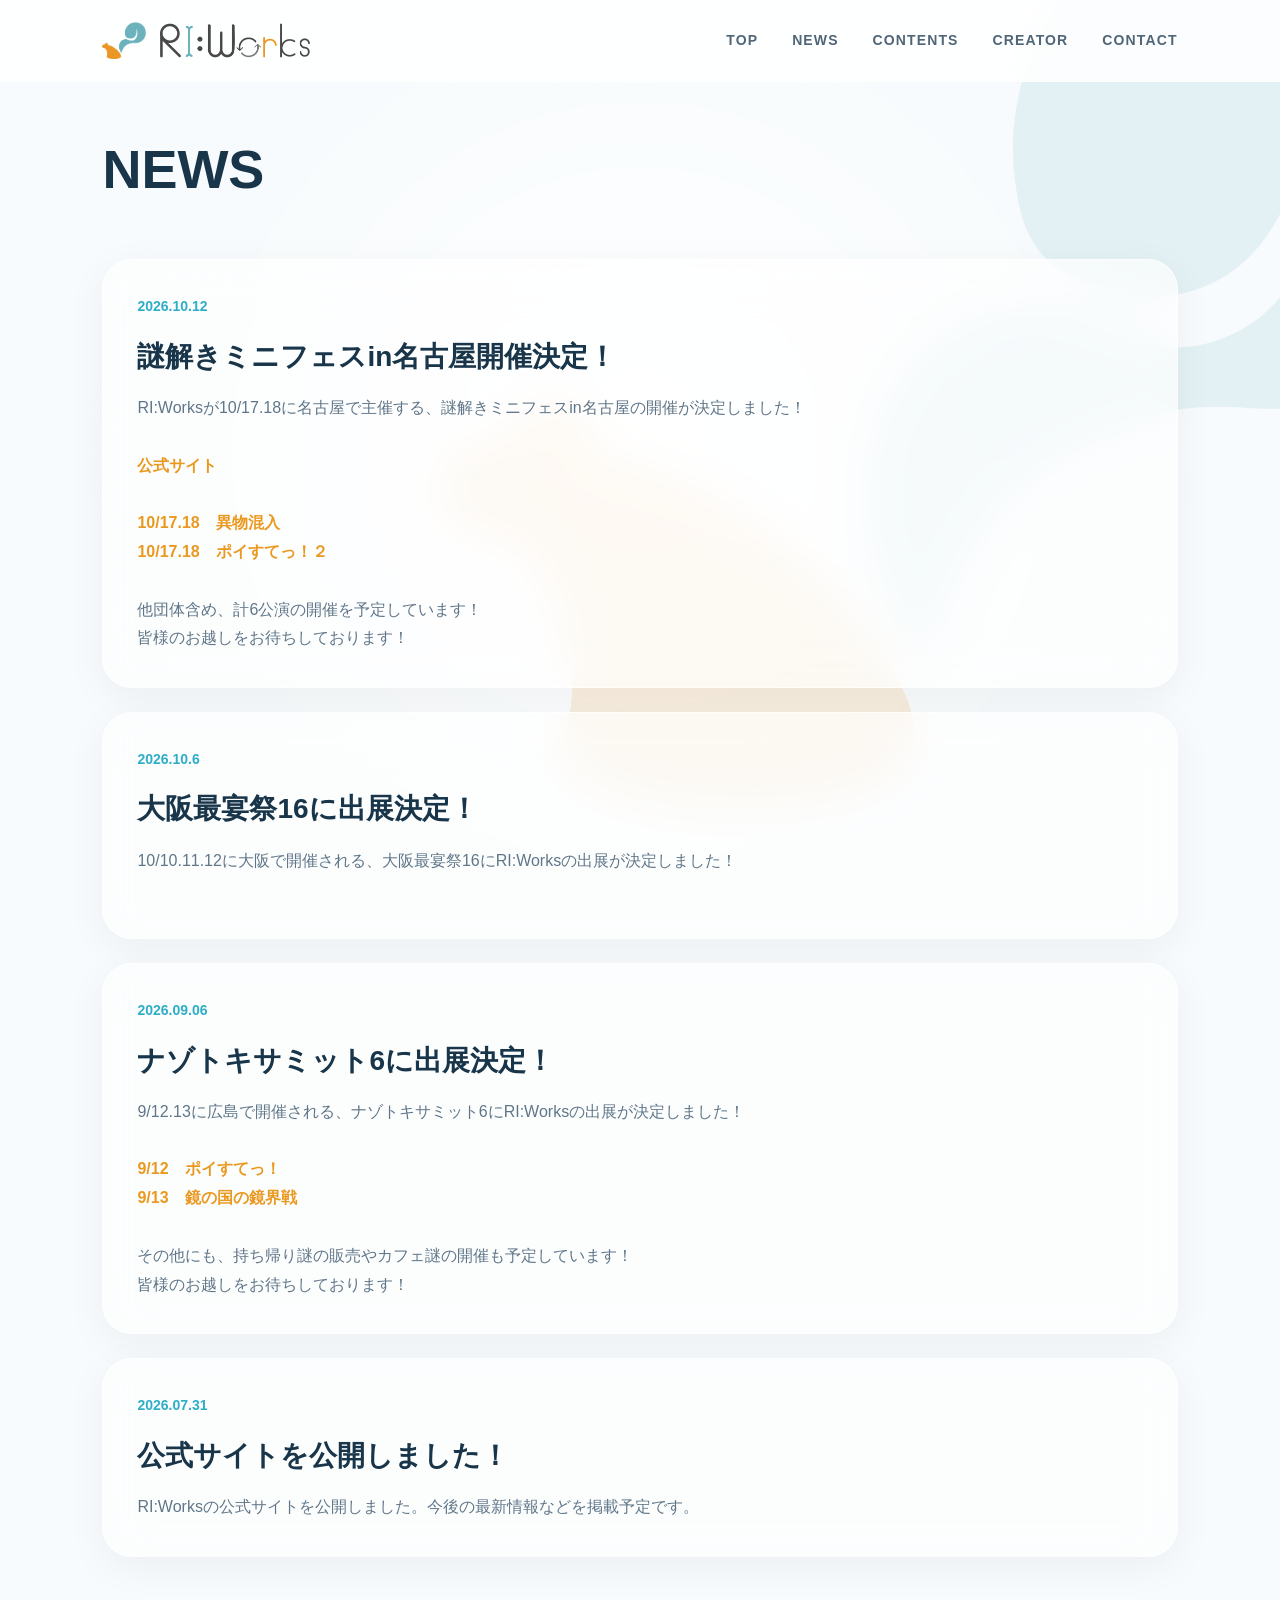
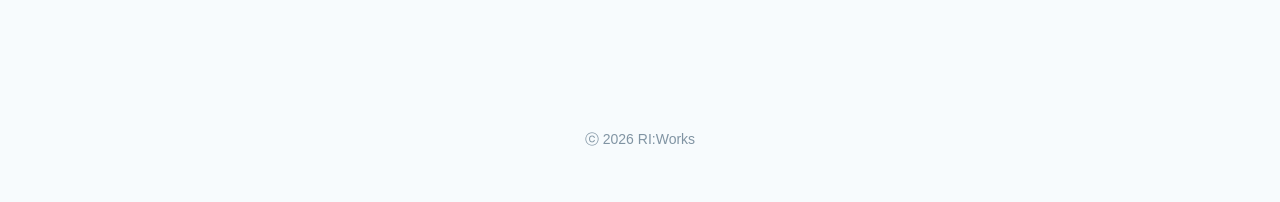
<file: news.html>
<!DOCTYPE html>
<html lang="ja">
<head>
<meta charset="UTF-8" />
<meta name="viewport" content="width=device-width, initial-scale=1.0" />

<title>RI:Works Official</title>

<link rel="icon" href="favicon.png">

<link rel="stylesheet" href="style.css">

</head>

<body>

<!-- 背景 -->

<div class="background">
  <img src="risu.png" class="bg-logo">
</div>

<!-- ナビ -->

<nav class="navbar">

  <a href="index.html" class="logo">
    <img src="risu.png" class="logo-icon">
    <img src="rogo.png" class="logo-text">
  </a>

  <!-- ハンバーガー -->
  <div class="hamburger" onclick="toggleMenu()">
    ☰
  </div>

  <div class="menu" id="menu">
    <a href="index.html">TOP</a>
    <a href="news.html">NEWS</a>
    <a href="contents.html">CONTENTS</a>
    <a href="creator.html">CREATOR</a>
    <a href="contact.html">CONTACT</a>
  </div>

</nav>

<div id="menuOverlay" onclick="toggleMenu()"></div>

<!-- NEWS -->

<section id="news">

  <div class="section-title">
    <h2>NEWS</h2>
  </div>

  <div class="news-list">

    <div class="news-item">

      <div class="news-date">
        2026.10.12
      </div>

      <h3>
        謎解きミニフェスin名古屋開催決定！
      </h3>

      <p>
        RI:Worksが10/17.18に名古屋で主催する、謎解きミニフェスin名古屋の開催が決定しました！<br>
        <br>
      </p>

      <div class="member-role">
        <a href="https://riworksnazo.github.io/nazotokiminifesinnagoyaofficial/" target="_blank">
          公式サイト
        <br>
        </a>
      </div>

      <br>

      <div class="member-role">
        <a href="https://escape.id/riworks-org/e-ibutukonnyuuinnagoya/" target="_blank">
          10/17.18　異物混入
        <br>
        </a>
      </div>

      <div class="member-role">
        <a href="https://escape.id/riworks-org/e-poisute2innagoya/" target="_blank">
          10/17.18　ポイすてっ！２
        </a>
      </div>

      <p>
        <br>
        他団体含め、計6公演の開催を予定しています！<br>
        皆様のお越しをお待ちしております！
      </p>

    </div>


    <div class="news-item">

      <div class="news-date">
        2026.10.6
      </div>

      <h3>
        大阪最宴祭16に出展決定！
      </h3>

      <p>
        10/10.11.12に大阪で開催される、大阪最宴祭16にRI:Worksの出展が決定しました！<br>
        <br>
      </p>
    
    </div>


    <div class="news-item">

      <div class="news-date">
        2026.09.06
      </div>

      <h3>
        ナゾトキサミット6に出展決定！
      </h3>

      <p>
         9/12.13に広島で開催される、ナゾトキサミット6にRI:Worksの出展が決定しました！<br>
        <br>
      </p>

      <div class="member-role">
        <a href="https://escape.id/riworks-org/e-poisutenazotokisamittosaienn/" target="_blank">
          9/12　ポイすてっ！
        <br>
        </a>
      </div>

      <div class="member-role">
        <a href="https://escape.id/riworks-org/e-kyoukaisenndassyutunazotokisamittosaienn/" target="_blank">
          9/13　鏡の国の鏡界戦
        </a>
      </div>

      <p>
        <br>
        その他にも、持ち帰り謎の販売やカフェ謎の開催も予定しています！<br>
        皆様のお越しをお待ちしております！
      </p>

    </div>

    <div class="news-item">

      <div class="news-date">
        2026.07.31
      </div>

      <h3>
        公式サイトを公開しました！
      </h3>

      <p>
        RI:Worksの公式サイトを公開しました。今後の最新情報などを掲載予定です。
      </p>

    </div>

  </div>

  

</section>


<footer>
  ⓒ 2026 RI:Works
</footer>

<script>

function toggleMenu(){

    const menu = document.getElementById("menu");
    const button = document.querySelector(".hamburger");
    const overlay = document.getElementById("menuOverlay");

    menu.classList.toggle("show");
    button.classList.toggle("open");

    if(menu.classList.contains("show")){
        button.innerHTML = "✕";
        document.body.classList.add("menu-open");
        overlay.style.display = "block";
    }else{
        button.innerHTML = "☰";
        document.body.classList.remove("menu-open");
        overlay.style.display = "none";
    }

}

</script>

</body>
</html>
</file>
<file: style.css>
/* =========================
   IMAGE
========================= */

.image-kyoukaisen{
    object-position:50% 4%;
}

.image-nazouo{
    object-position:50% 14%;
}

.image-noroi{
    object-position:50% 16%;
}

.image-burakkusanta{
    object-position:50% 92%;
}

.image-poisute{
    object-position:50% 8%;
}

.image-ibutu{
    object-position:50% 86%;
}

.image-tenkyo{
    object-position:50% 10%;
}

.image-mikansei{
    object-position:50% 77.5%;
}

.image-kotaekakoe{
    object-position:50% 40%;
}

/* =========================
   RESET
========================= */

*{
  margin:0;
  padding:0;
  box-sizing:border-box;
}

html{
  scroll-behavior:smooth;
}

body{
  font-family:
    "Hiragino Sans",
    "Noto Sans JP",
    sans-serif;

  background:#f7fbfd;
  color:#18354a;
  overflow-x:hidden;
  line-height:1.8;
}

/* =========================
   背景
========================= */

.background{
  position:fixed;
  inset:0;
  z-index:-10;
  overflow:hidden;
}

.background::before{
  content:"";
  position:absolute;
  inset:0;

  background:
    radial-gradient(
      circle at center,
      rgba(255,255,255,0.92),
      transparent 70%
    );
}

.bg-logo{
  position:absolute;

  width:1100px;

  right:-260px;
  top:-120px;

  opacity:0.14;

  animation:
    logoFloat1 14s ease-in-out infinite;

  pointer-events:none;
}

@keyframes logoFloat1{

  0%{
    transform:
      translateY(0px)
      rotate(0deg);
  }

  50%{
    transform:
      translateY(-26px)
      rotate(3deg);
  }

  100%{
    transform:
      translateY(0px)
      rotate(0deg);
  }
}

/* =========================
   ナビ
========================= */

.navbar{

  position:fixed;

  top:0;
  left:0;

  width:100%;
  height:82px;

  display:flex;
  align-items:center;
  justify-content:space-between;

  padding:0 8%;

  background:
    rgba(255,255,255,0.85);

  backdrop-filter:
    blur(18px);

  border-bottom:
    1px solid rgba(255,255,255,0.7);

  z-index:1000;
}

.logo{
  display:flex;
  align-items:center;
  gap:14px;
}

.logo-icon{
  width:44px;
}

.logo-text{
  width:150px;
}

.menu{
  display:flex;
  align-items:center;
  gap:34px;
}

.menu a{

  position:relative;

  text-decoration:none;

  color:#506678;

  font-size:14px;
  font-weight:700;

  letter-spacing:0.08em;

  transition:0.25s;
}

.menu a::after{

  content:"";

  position:absolute;

  left:0;
  bottom:-8px;

  width:0%;
  height:2px;

  background:#2daec6;

  transition:0.25s;
}

.menu a:hover{
  color:#2daec6;
}

.menu a:hover::after{
  width:100%;
}

/* =========================
   HERO
========================= */

header{

  min-height:100vh;

  display:flex;
  align-items:center;

  padding:
    150px 8%
    100px;
}

.hero{
  width: 100%;
  max-width: none;
}

.hero h1{

  font-size:
    clamp(36px,5vw,72px);

  line-height:1.1;

  margin-bottom:34px;

  font-weight:900;

  color:#18354a;
}

.hero p{

  font-size:20px;

  color:#5f7485;

  margin-bottom:46px;
}

/* =========================
   BUTTON
========================= */

.buttons{
  display:flex;
  gap:18px;
  flex-wrap:wrap;
}

.btn{

  border:none;
  cursor:pointer;

  padding:
    17px 34px;

  border-radius:22px;

  font-size:15px;
  font-weight:700;

  transition:0.3s;

  text-decoration:none;

  display:inline-block;
}

.btn-main{

  background:
    linear-gradient(
      135deg,
      #eba12b,
      #ffc86e
    );

  color:white;

  box-shadow:
    0 14px 34px
    rgba(255,181,66,0.28);
}

.btn-main:hover{

  transform:
    translateY(-5px)
    scale(1.03);
}

.btn-sub{

  background:
    linear-gradient(
      135deg,
      #47c9df,
      #77e4ff
    );

  color:white;

  box-shadow:
    0 14px 34px
    rgba(71,201,223,0.28);
}

.btn-sub:hover{

  transform:
    translateY(-5px)
    scale(1.03);
}

.contact-buttons{

  display:flex;

  justify-content:center;

  gap:20px;

  flex-wrap:wrap;
}

/* =========================
   SECTION
========================= */

section{
  padding:140px 8% 120px;
  min-height:100vh;
}

.section-title{
  margin-bottom:60px;
}

.section-title h2{

  font-size:54px;
  line-height:1.1;

  color:#18354a;
}

/* =========================
   ガラスカード
========================= */

.news-item,
.member-card,
.content-card,
.contact-box,
.about-box,
.pickup-card{

  background:
    rgba(255,255,255,0.62);

  backdrop-filter:
    blur(24px);

  border:
    1px solid rgba(255,255,255,0.7);

  box-shadow:
    0 10px 40px rgba(0,0,0,0.05);

  text-decoration:none;
  color:inherit;
  display:block;
}

/* =========================
   PICKUP
========================= */

.pickup-grid{

  display:grid;

  grid-template-columns:
    repeat(auto-fit,minmax(320px,1fr));

  gap:28px;

  margin-top:60px;
}

.pickup-card{

  border-radius:34px;

  overflow:hidden;

  transition:0.35s;
}

.pickup-card:hover{

  transform:
    translateY(-10px)
    scale(1.015);
}

.pickup-image{

  height:240px;

  background:
    linear-gradient(
      135deg,
      rgba(84,214,230,0.25),
      rgba(240,163,58,0.2)
    );
}

.pickup-body{
  padding:32px;
}

.pickup-body h3{

  font-size:32px;

  margin-bottom:16px;
}

.pickup-body p{
  color:#607688;
}

/* =========================
   ABOUT
========================= */

.about-box{

  padding:50px;

  border-radius:40px;
}

.about-box p{

  font-size:18px;

  color:#607688;

  margin-bottom:24px;
}

/* =========================
   NEWS
========================= */

.news-list{
  display:flex;
  flex-direction:column;
  gap:24px;
}

.news-item{

  padding:34px;

  border-radius:30px;

  transition:0.3s;
}

.news-item:hover{

  box-shadow:
    0 20px 50px rgba(0,0,0,0.08);
}

.news-date{

  color:#2daec6;

  font-size:14px;
  font-weight:700;

  margin-bottom:12px;
}

.news-item h3{

  font-size:28px;

  margin-bottom:12px;
}

.news-item p{
  color:#607688;
}

/* =========================
   CONTENTS
========================= */

.content-grid{

  display:grid;

  grid-template-columns:
    repeat(auto-fit,minmax(290px,1fr));

  gap:28px;
}

.content-card{

  position:relative;

  overflow:hidden;

  border-radius:34px;

  transition:0.35s;
}

.content-card::after{
    content:"";
    position:absolute;
    inset:0;

    border:3.7px solid rgba(120, 225, 243, 0.901);

    border-radius:32px;

    opacity:0;
    transition:.25s;

    pointer-events:none;
}

.content-card.touching::before{
    opacity:1;
}

.content-card.touching::after{
    opacity:1;
}

.content-card:hover::after{
    opacity:1;
}

.content-card:hover{

  transform:
    translateY(-10px)
    scale(1.015);
}

.content-card::before{
    content:"タップで詳細";
    position:absolute;

    right:16px;
    bottom:16px;

    color:#2daec6;

    padding:6px 12px;
    border-radius:999px;

    font-size:13px;
    font-weight:700;

    opacity:0;
    transition:.2s;

    pointer-events:none;
}

.content-card:hover::before{
    opacity:1;
}

.content-card.active::before{
    opacity:0;
}

.content-image{

  width:100%;

  height:240px;

  object-fit:cover;

  display:block;
}

.content-body{
  padding:32px;
}

.content-card h3{

  font-size:32px;

  margin-bottom:14px;
}

.content-card p{
  color:#607688;
}

.filter-buttons{

    display:flex;
    justify-content:center;
    gap:16px;

    margin-bottom:50px;

    flex-wrap:wrap;
}

.filter-buttons button{

    padding:10px 26px;

    border:none;

    border-radius:999px;

    background:#edf4f7;

    color:#607688;

    font-weight:700;

    cursor:pointer;

    transition:.25s;
}

.filter-buttons button.active{

    background:#2daec6;

    color:white;
}

.filter-buttons button:hover{

    background:#5fd6ea;
    color:white;
}

/* =========================
   CREATOR
========================= */

.member-grid{

  display:grid;

  grid-template-columns:
    repeat(auto-fit,minmax(260px,1fr));

  gap:26px;
}

.member-card{

  padding:38px;

  border-radius:34px;

  text-align:center;

  transition:0.35s;
}

.member-card:hover{

  transform:
    translateY(-10px)
    scale(1.02);
}

.member-icon{

  width:120px;
  height:120px;

  margin:
    0 auto 26px;

  border-radius:50%;

  object-fit:cover;

  border:
    4px solid rgba(255,255,255,0.8);

  box-shadow:
    0 10px 30px rgba(0,0,0,0.08);
}

.member-card h3{

  font-size:30px;

  margin-bottom:8px;
}

.member-role a{

  color:#ea9920;

  font-weight:700;

  text-decoration:none;

  transition:0.2s;
}

.member-role a:hover{
  opacity:0.7;
}

.member-sub{
  font-size:13px;
  color:#8094a3;
  margin-top:4px;
  margin-bottom:18px;
}

.member-card p{
  color:#607688;
}

.member-more{
    grid-column:1 / -1;

    text-align:center;

    margin-top:20px;

    font-size:28px;
    font-style:italic;
    font-weight:600;

    color:#e5c497;

    letter-spacing:0.08em;

    opacity:0.8;
}

/* =========================
   CONTACT
========================= */

.contact-box{

  border-radius:40px;

  padding:70px;

  text-align:center;
}

.contact-box p{

  max-width:700px;

  margin:
    0 auto 40px;

  font-size:18px;

  color:#607688;
}

/* =========================
   FOOTER
========================= */

footer{

  padding:50px;

  text-align:center;

  color:#8094a3;

  font-size:14px;
}

/* =========================
   FADE
========================= */

.fade-up{

  opacity:0;

  transform:
    translateY(40px);

  animation:
    fadeUp 1s forwards;
}

.delay1{
  animation-delay:0.15s;
}

.delay2{
  animation-delay:0.3s;
}

.delay3{
  animation-delay:0.45s;
}

@keyframes fadeUp{

  to{

    opacity:1;

    transform:
      translateY(0px);
  }
}

.about-heading{
  font-size:clamp(20px,3vw,32px);
  color:#18354a;
  margin-bottom:8px;
}


/* =========================
   RESPONSIVE
========================= */

.hero-logo{

  width:min(700px,90%);

  display:block;

  margin-bottom:40px;
}


/* =========================
   SMART PHONE  スマホ
========================= */

.hamburger{
    display:none;
}

@media (max-width:900px){

.hamburger{

    transition:.3s;
}


.bg-logo{

    width:480px;

    right:-120px;

    top:60px;

    opacity:0.14;
}



.hamburger.open{

    transform:rotate(90deg);
}

/* ナビ */

.navbar{
    flex-direction:row;
    justify-content:space-between;
    align-items:center;

    height:70px;

    padding:0 20px;
}

.logo-text{
    width:120px;
}

.logo-icon{
    width:36px;
}

.hamburger{
        display:block;
        font-size:34px;
        cursor:pointer;
        transition:.3s;

        color:#18354a;     
        z-index:1001;       
        position:relative;
    }

/* メニュー */

.menu{

    display:flex;

    position:fixed; 

    top:70px;
    left:0;

    width:100%;

    flex-direction:column;

    background:rgba(255,255,255,.93);
backdrop-filter:blur(40px);
border-top:2px solid #ecf1f4;
box-shadow:0 8px 20px rgba(0,0,0,.08);

    overflow:hidden;

    max-height:0;
    opacity:0;

    transition:
        max-height .35s ease,
        opacity .25s ease;
}

#menuOverlay{
    position:fixed;
    top:70px;
    left:0;

    width:100%;
    height:calc(100vh - 70px);

    display:none;

    z-index:999;
}


.menu.show{

    max-height:calc(100vh - 70px);

    overflow-y:auto;

    opacity:1;
}

.menu a{

    width:100%;

    padding:20px 16px;

    text-align:center;

    font-size:18px;
}

/* HERO */

header{

    padding:100px 6% 40px;

    min-height:auto;
}

.hero{

    max-width:100%;
}

.hero-logo{

    width:90%;

    margin:0 auto 25px;
}

.hero p{

    font-size:15px;

    margin-bottom:28px;
}

/* ボタン */

.buttons{
    flex-direction:column;
    align-items:center;
    gap:20px;
}

.btn{

    width:85%;

    text-align:center;

    padding:12px;
}

/* PICKUP */

.pickup-grid{

    margin-top:40px;

    gap:20px;
}

.pickup-image{

    height:100px;
}

.pickup-body{

    padding:20px;
}

.pickup-body h3{

    font-size:22px;
}

/* and more... */

.member-more{

    font-size:20px;

    margin-top:10px;

    letter-spacing:0.05em;
}

/* SECTION */

section{

    padding:90px 6% 70px;

    min-height:auto;
}

.section-title{

    margin-bottom:35px;
}

.section-title h2{

    font-size:30px;
}

/* ABOUT */

.about-box{

    padding:25px;
}

.about-heading{

    font-size:22px;
}

.about-box p{

    font-size:15px;
}

/* NEWS */

.news-item{

    padding:22px;
}

.news-item h3{

    font-size:22px;
}

/* CONTENT */

.content-body{

    padding:22px;
}

.content-card h3{

    font-size:22px;
}

.content-card.active::after{
    opacity:1;
}

/* CREATOR */

.member-card{

    padding:24px;
}

.member-icon{

    width:90px;
    height:90px;
}

.member-card h3{

    font-size:22px;
}

.member-card p{

    font-size:15px;
}

/* CONTACT */

.contact-box{

    padding:35px 20px;
}

.contact-box p{

    font-size:15px;
}

}

/* ===== モーダル ===== */

.modal{

    position:fixed;
    inset:0;

    background:rgba(0,0,0,.45);

    display:flex;
    justify-content:center;
    align-items:center;

    opacity:0;
    visibility:hidden;

    transition:.3s;

    z-index:5000;

}

.modal.show{

    opacity:1;
    visibility:visible;

}

.modal-box{

    width:min(520px,85%);

    max-height:80vh;

    overflow-y:auto;

    background:rgba(255,255,255,.85);

    backdrop-filter:blur(25px);

    border-radius:30px;

    padding:28px;

    position:relative;
}

.modal-box img{

    width:100%;

    border-radius:20px;

    margin-bottom:25px;

}

.modal-box h2{

    font-size:34px;

    margin-bottom:10px;

}

.modal-box h4{

    color:#2daec6;

    margin-bottom:20px;

}

.modal-box p{

    color:#607688;

    line-height:1.9;

}

.close{
    position:absolute;
    top:18px;
    right:18px;

    width:48px;
    height:48px;

    display:flex;
    justify-content:center;
    align-items:center;

    font-size:34px;
    font-weight:700;

    color:#18354a;

    background:rgba(255,255,255,.92);
    border-radius:50%;

    box-shadow:0 4px 15px rgba(0,0,0,.15);

    cursor:pointer;

    transition:.2s;
}

.close:hover{
    transform:scale(1.08);
    background:white;
}

.modal-history{

    white-space:pre-line;

    line-height:2;

}

.modal-table{
    width:100%;
    border-collapse:collapse;
    margin:25px 0;
}

.modal-table th{
    width:120px;
    text-align:left;
    vertical-align:top;
    padding:8px 0;
    color:#dfa92a;
}

.modal-table td{
    padding:8px 0;
    color:#222222;
}

.modal-hashtag{
    display:inline-block;
    margin:10px 0 18px;

    color:#2daec6;
    font-weight:700;
    font-size:20px;

    text-decoration:none;
}

.modal-hashtag:hover{
    text-decoration:underline;
}

.logo{
  display:flex;
  align-items:center;
  gap:14px;

  text-decoration:none;
  color:inherit;
}

.logo{
  transition:.2s;
}

.logo:hover{
  opacity:.85;
}

.logo:active{
  transform:scale(.97);
}

body.menu-open{
    overflow:hidden;
}


/* PICKUP 横スクロール */
.pickup-grid {
  display: flex;
  flex-wrap: nowrap;
  gap: 20px;
  overflow-x: auto;
  overflow-y: hidden;
  padding: 10px 4px 20px;
  scroll-snap-type: x mandatory;
  -webkit-overflow-scrolling: touch;
}

/* カードの幅を固定 */
.pickup-grid .pickup-card {
  flex: 0 0 300px;
  min-width: 0;
  scroll-snap-align: start;
  text-decoration: none;
  color: inherit;
  display: block;
}

/* スクロールバー */
.pickup-grid::-webkit-scrollbar {
  height: 6px;
}

.pickup-grid::-webkit-scrollbar-thumb {
  background: #bbb;
  border-radius: 10px;
}

.pickup-grid::-webkit-scrollbar-track {
  background: #eee;
  border-radius: 10px;
}

/* スマートフォン */
@media (max-width: 600px) {
  .pickup-grid {
    gap: 14px;
  }

  .pickup-grid .pickup-card {
    flex-basis: 80%;
  }
}


/* PICKUPの表示領域を確保 */
.pickup-grid {
  display: flex;
  flex-wrap: nowrap;
  width: 100%;
  max-width: 100%;
  height: auto;
  max-height: none;
  overflow-x: auto;
  overflow-y: hidden;
  box-sizing: border-box;
  align-items: stretch;
  padding: 10px 4px 24px;
}

/* カードが縦に潰れないようにする */
.pickup-grid .pickup-card {
  flex: 0 0 300px;
  height: auto;
  min-height: 0;
  box-sizing: border-box;
}

/* カード内の文章を表示する */
.pickup-grid .pickup-body {
  height: auto;
  overflow: visible;
}

@media (max-width: 600px) {
  .pickup-grid .pickup-card {
    flex-basis: 80%;
  }
}
s
/* カードの幅 */
.pickup-grid .pickup-card {
  flex: 0 0 320px;
  box-sizing: border-box;
}

@media (max-width: 600px) {
  .pickup-grid {
    gap: 14px;
    padding-left: 16px;
    padding-right: 16px;
  }

  .pickup-grid .pickup-card {
    flex-basis: 85%;
  }
}

/* PICKUP 横スクロール */
.pickup-grid {
  display: flex;
  flex-wrap: nowrap;
  width: 100%;
  gap: 20px;
  margin-top: 40px;
  padding: 10px 4px 24px;
  overflow-x: auto;
  overflow-y: hidden;
  scroll-snap-type: x mandatory;
  -webkit-overflow-scrolling: touch;
}

.pickup-grid .pickup-card {
  flex: 0 0 320px;
  min-width: 0;
  scroll-snap-align: start;
}

@media (max-width: 900px) {
  .pickup-grid {
    gap: 14px;
  }

  .pickup-grid .pickup-card {
    flex-basis: 85%;
  }
}
</file>
